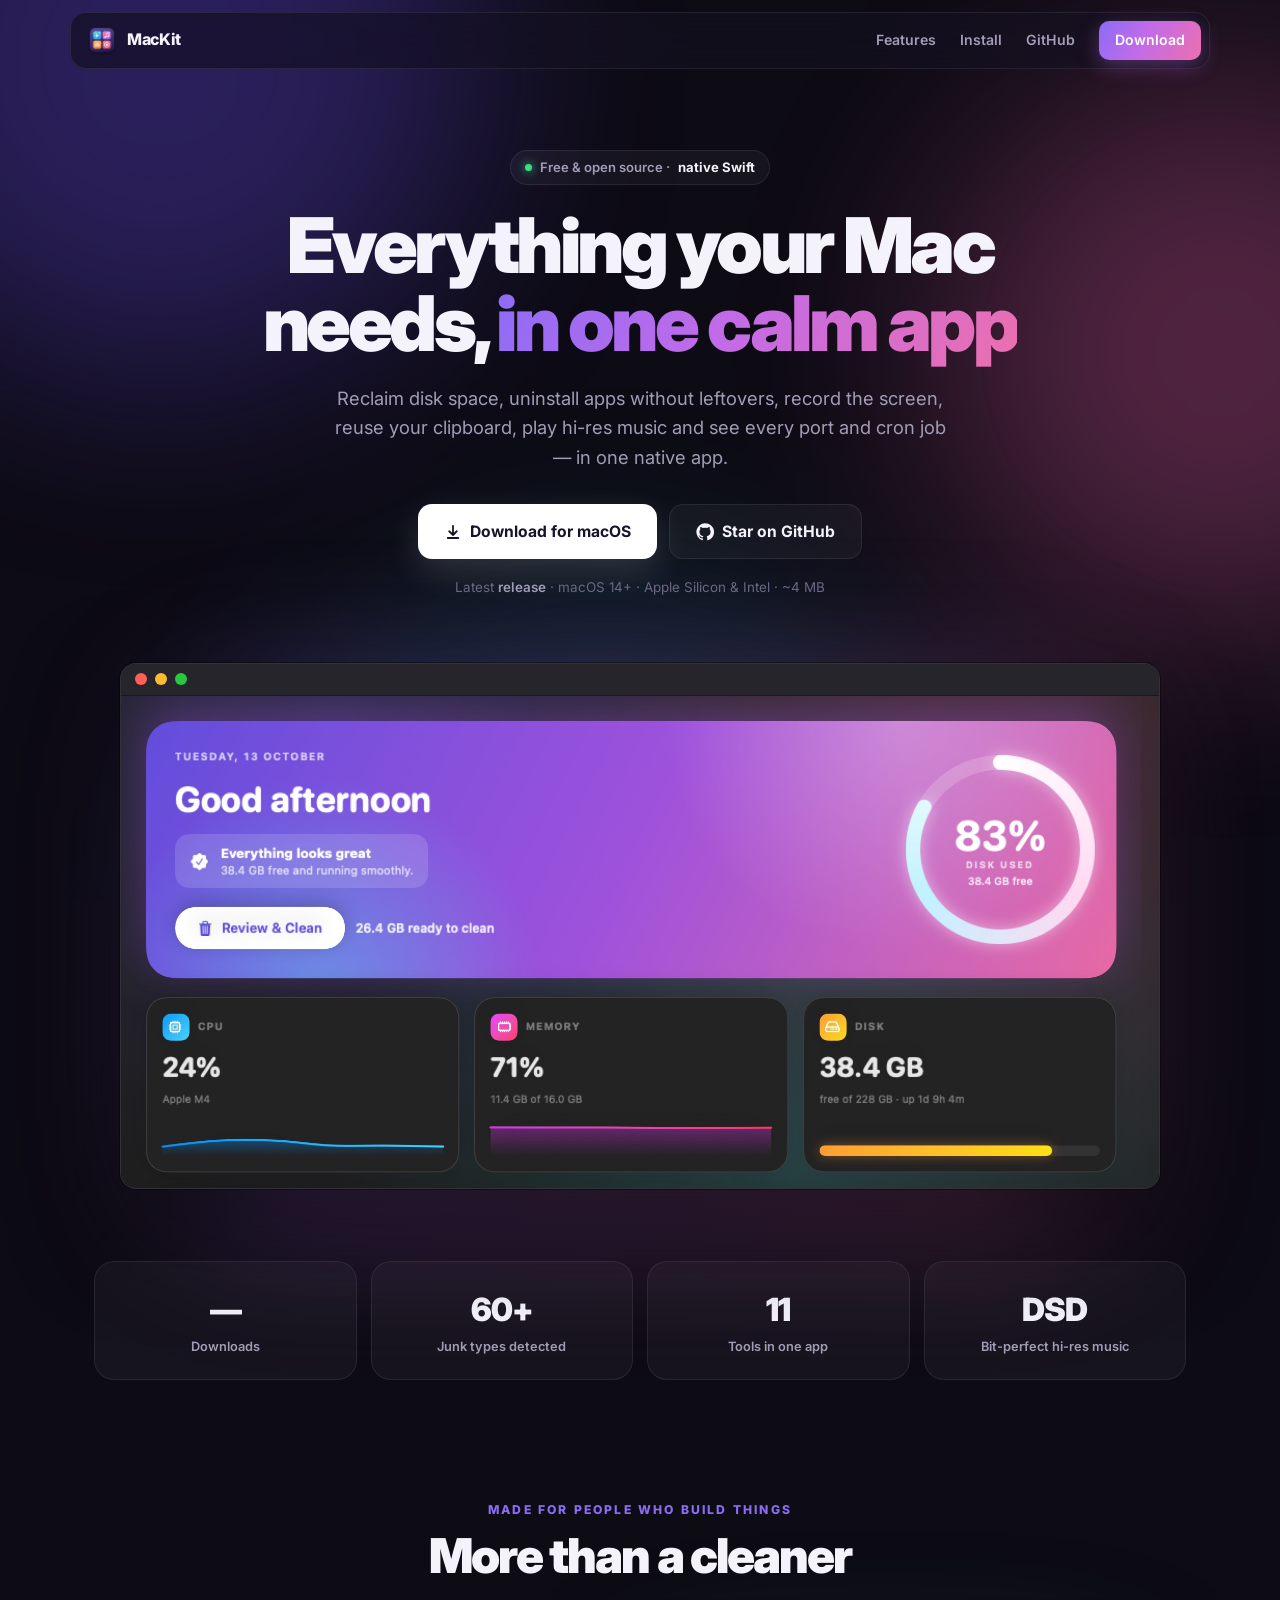
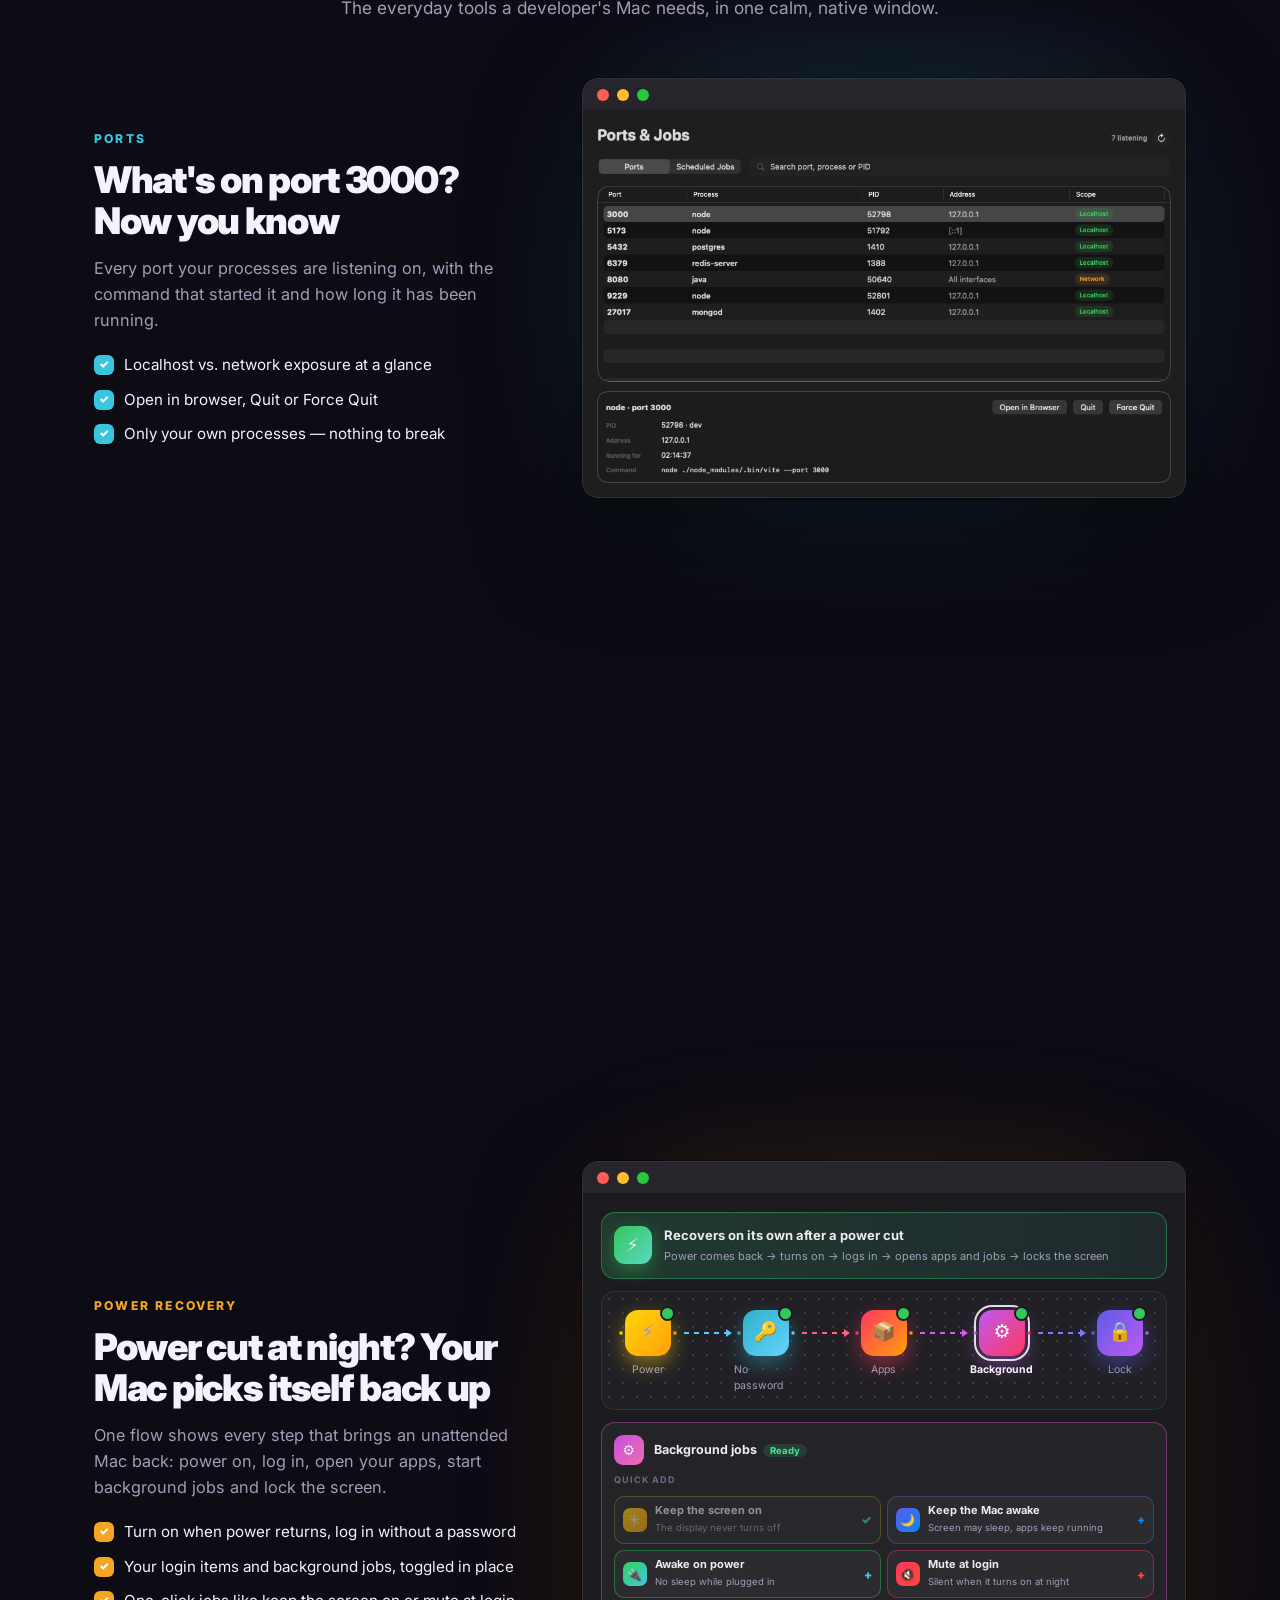
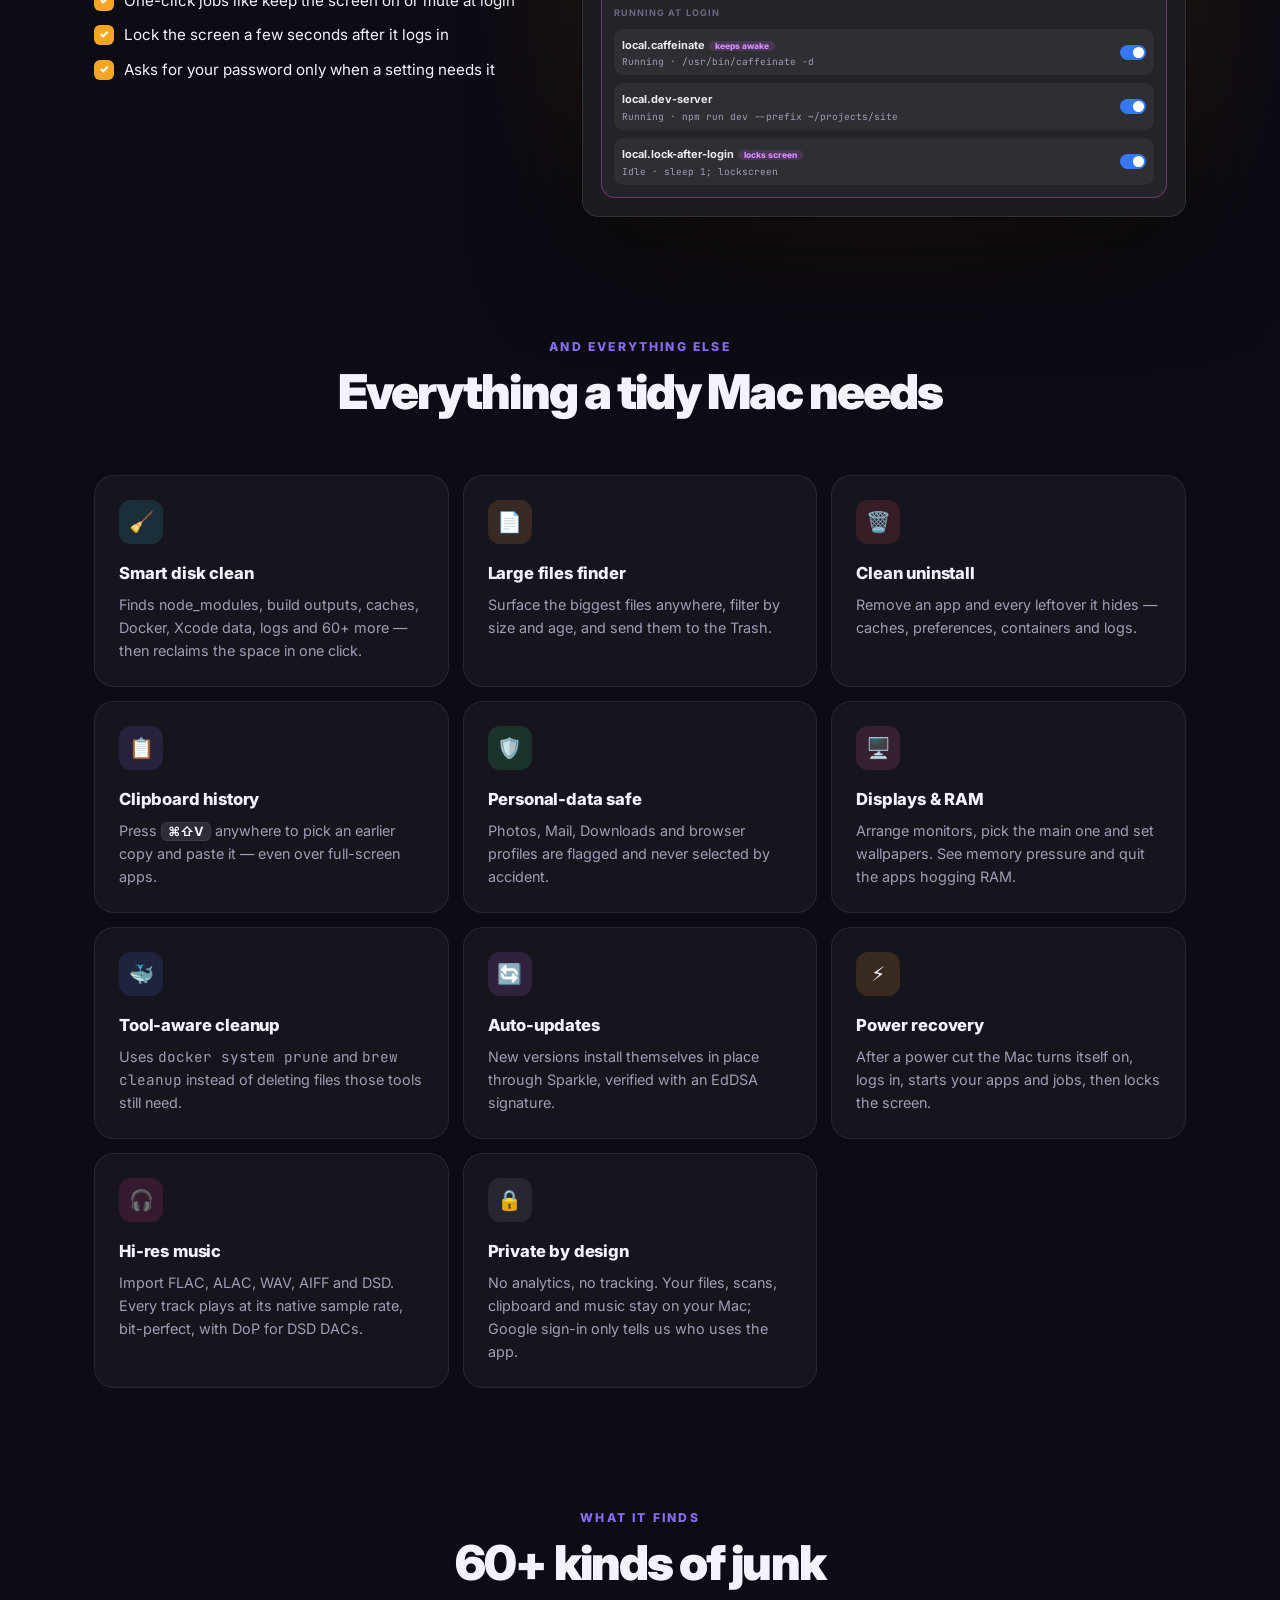
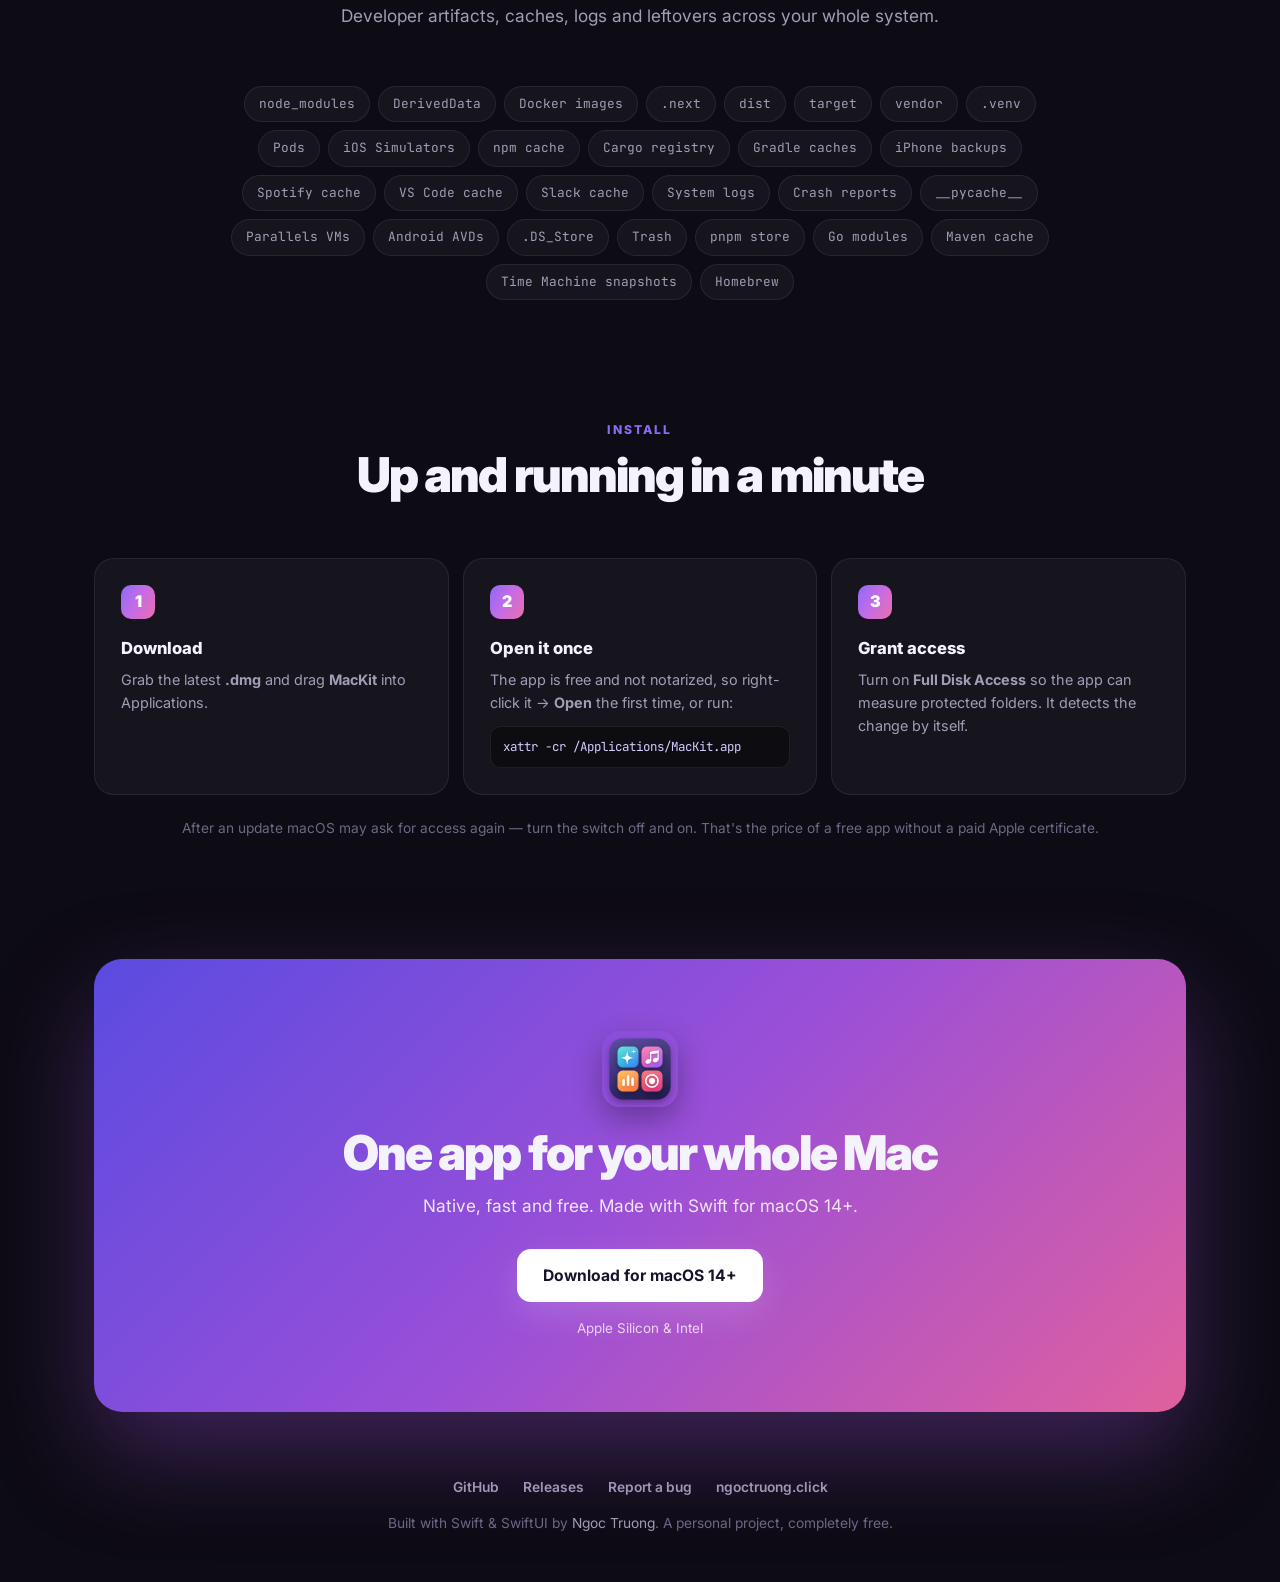
<file: docs/index.html>
<!DOCTYPE html>
<html lang="en">
<head>
    <meta charset="UTF-8">
    <meta name="viewport" content="width=device-width, initial-scale=1.0">
    <title>MacKit — Everything your Mac needs, in one calm app</title>
    <meta name="description" content="A free, native Mac app: clean junk and build caches, find large files, uninstall apps cleanly, record the screen, keep a clipboard history, play hi-res music and manage ports and cron jobs.">
    <meta property="og:title" content="MacKit">
    <meta property="og:description" content="Free, native Mac toolkit — disk cleaner, large files, clean uninstall, screen recorder, clipboard history, hi-res music player, ports &amp; jobs. 100% Swift.">
    <meta property="og:url" content="https://truong62.github.io/clean-macos/">
    <meta property="og:type" content="website">
    <meta property="og:image" content="https://truong62.github.io/clean-macos/images/og.jpg">
    <meta property="og:image:width" content="1200">
    <meta property="og:image:height" content="630">
    <meta property="og:image:alt" content="MacKit home screen">
    <meta name="twitter:card" content="summary_large_image">
    <meta name="twitter:title" content="MacKit — Everything your Mac needs, in one calm app">
    <meta name="twitter:description" content="Free, native Mac toolkit — cleaner, screen recorder, clipboard history, hi-res music, ports &amp; jobs.">
    <meta name="twitter:image" content="https://truong62.github.io/clean-macos/images/og.jpg">
    <meta name="theme-color" content="#0d0b14">
    <link rel="icon" type="image/png" href="images/icon.png">
    <link rel="preconnect" href="https://fonts.googleapis.com">
    <link href="https://fonts.googleapis.com/css2?family=Inter:wght@400;500;600;700;800;900&family=JetBrains+Mono:wght@500&display=swap" rel="stylesheet">
    <style>
        :root {
            --bg: #0d0b14;
            --bg-2: #14111f;
            --ink: #f4f2fb;
            --muted: #a29db6;
            --faint: #6d6884;
            --line: rgba(255,255,255,.08);
            --card: rgba(255,255,255,.04);
            --card-hover: rgba(255,255,255,.07);
            --violet: #8b6cf6;
            --pink: #ec6fae;
            --cyan: #38c6dd;
            --orange: #f59e4a;
            --grad: linear-gradient(120deg, #8b6cf6 0%, #c26be8 45%, #ec6fae 100%);
            --radius: 20px;
        }
        * { margin: 0; padding: 0; box-sizing: border-box; }
        html { scroll-behavior: smooth; }
        body {
            font-family: 'Inter', -apple-system, system-ui, sans-serif;
            background: var(--bg);
            color: var(--ink);
            line-height: 1.6;
            -webkit-font-smoothing: antialiased;
            overflow-x: hidden;
        }
        a { color: inherit; text-decoration: none; }
        img { max-width: 100%; height: auto; display: block; }
        code, .mono { font-family: 'JetBrains Mono', 'SF Mono', monospace; }

        .aurora { position: fixed; inset: 0; z-index: -1; pointer-events: none; overflow: hidden; }
        .aurora span { position: absolute; border-radius: 50%; filter: blur(110px); opacity: .32; }
        .aurora .a1 { width: 640px; height: 640px; background: #6a4cf0; top: -260px; left: -160px; animation: drift 18s ease-in-out infinite; }
        .aurora .a2 { width: 560px; height: 560px; background: #e05aa0; top: 8%; right: -220px; animation: drift 22s ease-in-out infinite 4s; }
        .aurora .a3 { width: 700px; height: 700px; background: #1fa6c4; bottom: -380px; left: 20%; opacity: .18; animation: drift 26s ease-in-out infinite 8s; }
        @keyframes drift { 0%, 100% { transform: translate(0, 0); } 50% { transform: translate(40px, -30px); } }
        @keyframes rise { from { opacity: 0; transform: translateY(24px); } to { opacity: 1; transform: none; } }
        .reveal { opacity: 0; transform: translateY(28px); transition: opacity .8s cubic-bezier(.16,1,.3,1), transform .8s cubic-bezier(.16,1,.3,1); }
        .reveal.in { opacity: 1; transform: none; }
        @media (prefers-reduced-motion: reduce) {
            .aurora span { animation: none; }
            .reveal { opacity: 1; transform: none; transition: none; }
        }

        .wrap { max-width: 1140px; margin: 0 auto; padding: 0 24px; }

        nav { position: fixed; top: 0; left: 0; right: 0; z-index: 50; padding: 12px 16px 0; }
        .nav-inner {
            max-width: 1140px; margin: 0 auto; padding: 8px 8px 8px 16px;
            display: flex; align-items: center; justify-content: space-between;
            background: rgba(20,17,31,.72); border: 1px solid var(--line); border-radius: 16px;
            backdrop-filter: blur(20px) saturate(160%); -webkit-backdrop-filter: blur(20px) saturate(160%);
        }
        .brand { display: flex; align-items: center; gap: 10px; font-weight: 800; letter-spacing: -.02em; }
        .brand img { width: 30px; height: 30px; border-radius: 8px; }
        .nav-links { display: flex; align-items: center; gap: 24px; }
        .nav-links a { color: var(--muted); font-size: .88rem; font-weight: 600; transition: color .2s; }
        .nav-links a:hover { color: var(--ink); }
        .nav-links .nav-cta { color: #fff; background: var(--grad); padding: 8px 16px; border-radius: 10px; box-shadow: 0 6px 20px rgba(194,107,232,.35); }

        .hero { padding: 150px 0 0; text-align: center; animation: rise 1s cubic-bezier(.16,1,.3,1); }
        .badge {
            display: inline-flex; align-items: center; gap: 8px; padding: 6px 14px; border-radius: 100px;
            background: var(--card); border: 1px solid var(--line); font-size: .82rem; font-weight: 600; color: var(--muted);
        }
        .badge .dot { width: 7px; height: 7px; border-radius: 50%; background: #3ddc84; box-shadow: 0 0 10px #3ddc84; }
        .badge b { color: var(--ink); }
        .hero h1 { font-size: clamp(2.6rem, 6.4vw, 4.8rem); font-weight: 900; letter-spacing: -.045em; line-height: 1.02; margin: 22px auto 20px; max-width: 900px; }
        .grad-text { background: var(--grad); -webkit-background-clip: text; background-clip: text; -webkit-text-fill-color: transparent; }
        .hero .sub { font-size: 1.15rem; color: var(--muted); max-width: 620px; margin: 0 auto 32px; }
        .btns { display: flex; gap: 12px; justify-content: center; flex-wrap: wrap; }
        .btn {
            display: inline-flex; align-items: center; gap: 8px; padding: 14px 26px; border-radius: 14px;
            font-weight: 700; font-size: .98rem; transition: transform .25s cubic-bezier(.16,1,.3,1), box-shadow .25s, background .25s;
        }
        .btn:hover { transform: translateY(-2px); }
        .btn-primary { background: #fff; color: #17132a; box-shadow: 0 12px 34px rgba(255,255,255,.14); }
        .btn-ghost { background: var(--card); border: 1px solid var(--line); color: var(--ink); }
        .btn-ghost:hover { background: var(--card-hover); }
        .btn svg { width: 18px; height: 18px; }
        .meta { margin-top: 18px; font-size: .84rem; color: var(--faint); }
        .meta b { color: var(--muted); font-weight: 600; }

        .window {
            border-radius: 16px; overflow: hidden; background: #1c1b20;
            border: 1px solid rgba(255,255,255,.1);
            box-shadow: 0 40px 100px rgba(0,0,0,.55), 0 0 0 1px rgba(0,0,0,.4);
        }
        .window .bar { height: 32px; display: flex; align-items: center; gap: 8px; padding-left: 14px; background: #26252b; border-bottom: 1px solid rgba(0,0,0,.35); }
        .window .bar i { width: 12px; height: 12px; border-radius: 50%; }
        .window .bar i:nth-child(1) { background: #ff5f57; }
        .window .bar i:nth-child(2) { background: #febc2e; }
        .window .bar i:nth-child(3) { background: #28c840; }
        .window img { width: 100%; }

        .hero-shot { position: relative; margin: 64px auto 0; max-width: 1040px; }
        .hero-shot::before {
            content: ""; position: absolute; inset: 8% 6% -4%; z-index: -1;
            background: var(--grad); filter: blur(80px); opacity: .45; border-radius: 40px;
        }

        .stats { display: grid; grid-template-columns: repeat(4, 1fr); gap: 14px; margin-top: 72px; }
        .stat { padding: 22px 16px; text-align: center; background: var(--card); border: 1px solid var(--line); border-radius: var(--radius); }
        .stat .v { font-size: 2rem; font-weight: 900; letter-spacing: -.03em; }
        .stat .l { font-size: .8rem; color: var(--muted); font-weight: 600; margin-top: 2px; }

        section { padding-top: 120px; }
        .head { text-align: center; max-width: 680px; margin: 0 auto 56px; }
        .eyebrow { font-size: .76rem; font-weight: 800; letter-spacing: .18em; text-transform: uppercase; color: var(--violet); }
        .head h2 { font-size: clamp(2rem, 4.4vw, 3rem); font-weight: 900; letter-spacing: -.04em; line-height: 1.1; margin-top: 10px; }
        .head p { color: var(--muted); font-size: 1.08rem; margin-top: 12px; }

        .showcase { display: grid; grid-template-columns: 5fr 7fr; gap: 56px; align-items: center; }
        .showcase + .showcase { margin-top: 110px; }
        .showcase[id] { scroll-margin-top: 96px; }
        .showcase.flip { grid-template-columns: 7fr 5fr; }
        .showcase.flip .copy { order: 2; }
        .copy .eyebrow { color: var(--accent); }
        .copy h3 { font-size: clamp(1.7rem, 3vw, 2.3rem); font-weight: 900; letter-spacing: -.035em; line-height: 1.12; margin: 10px 0 14px; }
        .copy p { color: var(--muted); font-size: 1.02rem; }
        .copy ul { list-style: none; margin-top: 20px; display: grid; gap: 10px; }
        .copy li { display: flex; gap: 10px; color: var(--ink); font-size: .95rem; }
        .copy li::before {
            content: "✓"; flex: none; width: 20px; height: 20px; border-radius: 6px; margin-top: 2px;
            display: grid; place-items: center; font-size: .7rem; font-weight: 900; color: #fff; background: var(--accent);
        }
        .shot { position: relative; }
        .shot::before { content: ""; position: absolute; inset: 10%; z-index: -1; background: var(--accent); filter: blur(90px); opacity: .35; }

        .grid { display: grid; grid-template-columns: repeat(3, 1fr); gap: 14px; }
        .feature {
            padding: 24px; background: var(--card); border: 1px solid var(--line); border-radius: var(--radius);
            transition: transform .35s cubic-bezier(.16,1,.3,1), background .35s, border-color .35s;
        }
        .feature:hover { transform: translateY(-4px); background: var(--card-hover); border-color: rgba(255,255,255,.14); }
        .feature .tile { width: 44px; height: 44px; border-radius: 12px; display: grid; place-items: center; font-size: 1.25rem; margin-bottom: 16px; }
        .feature h4 { font-size: 1.04rem; font-weight: 800; letter-spacing: -.01em; margin-bottom: 6px; }
        .feature p { color: var(--muted); font-size: .9rem; }
        kbd { font-family: inherit; font-size: .8rem; font-weight: 700; padding: 1px 6px; border-radius: 6px; background: rgba(255,255,255,.1); border: 1px solid var(--line); color: var(--ink); }

        .tags { display: flex; flex-wrap: wrap; gap: 8px; justify-content: center; max-width: 860px; margin: 0 auto; }
        .tag { padding: 7px 14px; border-radius: 100px; background: var(--card); border: 1px solid var(--line); font-size: .8rem; color: var(--muted); transition: color .2s, border-color .2s; }
        .tag:hover { color: var(--ink); border-color: rgba(139,108,246,.5); }

        .steps { display: grid; grid-template-columns: repeat(3, 1fr); gap: 14px; counter-reset: step; }
        .step { padding: 26px; background: var(--card); border: 1px solid var(--line); border-radius: var(--radius); }
        .step::before {
            counter-increment: step; content: counter(step);
            display: grid; place-items: center; width: 34px; height: 34px; border-radius: 10px;
            background: var(--grad); color: #fff; font-weight: 900; margin-bottom: 16px;
        }
        .step h4 { font-size: 1.04rem; font-weight: 800; margin-bottom: 6px; }
        .step p { color: var(--muted); font-size: .9rem; }
        .step code { display: block; margin-top: 12px; padding: 10px 12px; border-radius: 10px; background: rgba(0,0,0,.4); border: 1px solid var(--line); font-size: .78rem; color: #d8ccff; overflow-x: auto; white-space: nowrap; }
        .note { text-align: center; color: var(--faint); font-size: .86rem; margin-top: 22px; }

        .cta {
            margin-top: 120px; padding: 72px 24px; text-align: center; border-radius: 28px; position: relative; overflow: hidden;
            background: linear-gradient(135deg, #5b4be0 0%, #9a4fd8 50%, #e0609e 100%);
            box-shadow: 0 40px 100px rgba(154,79,216,.35);
        }
        .cta img { width: 76px; height: 76px; margin: 0 auto 20px; border-radius: 18px; box-shadow: 0 12px 30px rgba(0,0,0,.3); }
        .cta h2 { font-size: clamp(2rem, 4.4vw, 3rem); font-weight: 900; letter-spacing: -.04em; line-height: 1.1; }
        .cta p { color: rgba(255,255,255,.85); font-size: 1.08rem; margin: 12px 0 30px; }
        .cta .small { margin-top: 16px; font-size: .84rem; color: rgba(255,255,255,.75); }

        footer { padding: 64px 0 48px; text-align: center; color: var(--faint); font-size: .86rem; }
        .footer-links { display: flex; gap: 24px; justify-content: center; flex-wrap: wrap; margin-bottom: 14px; }
        .footer-links a { color: var(--muted); font-weight: 600; }
        .footer-links a:hover { color: var(--ink); }
        footer a.author { color: var(--muted); }

        @media (max-width: 900px) {
            .showcase, .showcase.flip { grid-template-columns: 1fr; gap: 32px; }
            .showcase.flip .copy { order: 0; }
            .grid, .steps { grid-template-columns: 1fr 1fr; }
            .stats { grid-template-columns: repeat(2, 1fr); }
        }
        @media (max-width: 620px) {
            .wrap { padding: 0 16px; }
            .nav-links a:not(.nav-cta) { display: none; }
            .hero { padding-top: 120px; }
            .grid, .steps { grid-template-columns: 1fr; }
            section { padding-top: 88px; }
            .window .bar { height: 24px; }
            .window .bar i { width: 9px; height: 9px; }
        }

        .mock { padding: 18px; display: grid; gap: 12px; font-size: 12px; color: #ecebf2; text-align: left; }
        .mock-sum { display: flex; gap: 12px; align-items: center; padding: 12px; border-radius: 14px;
            background: linear-gradient(90deg, rgba(61,220,132,.16), rgba(80,220,200,.08)); border: 1px solid rgba(61,220,132,.35); }
        .mock-sum .ic { width: 38px; height: 38px; border-radius: 11px; display: grid; place-items: center; font-size: 18px;
            background: linear-gradient(135deg, #34c759, #5ad8c4); box-shadow: 0 6px 18px rgba(52,199,89,.4); }
        .mock-sum b { display: block; font-size: 13px; }
        .mock-sum span { color: #a29db6; font-size: 11px; }
        .mock-canvas { position: relative; display: flex; align-items: flex-start; justify-content: space-between; gap: 4px;
            padding: 18px 14px 14px; border-radius: 14px; border: 1px solid rgba(255,255,255,.08);
            background: radial-gradient(rgba(255,255,255,.13) 1px, transparent 1.2px) 0 0 / 14px 14px, rgba(255,255,255,.025); }
        .node { flex: none; width: 64px; display: grid; justify-items: center; gap: 6px; font-size: 10.5px; color: #a29db6; }
        .node .t { position: relative; width: 46px; height: 46px; border-radius: 13px; display: grid; place-items: center; font-size: 19px;
            background: linear-gradient(135deg, var(--a), var(--b)); box-shadow: 0 8px 20px color-mix(in srgb, var(--a) 45%, transparent); }
        .node .t::after { content: ""; position: absolute; top: -4px; right: -4px; width: 11px; height: 11px; border-radius: 50%;
            background: #34c759; border: 2px solid #1c1b20; }
        .node .t::before { content: ""; position: absolute; inset: 0; border-radius: inherit;
            box-shadow: -27px 0 0 -23px #1c1b20, -27px 0 0 -21.5px var(--a), 27px 0 0 -23px #1c1b20, 27px 0 0 -21.5px var(--b); }
        .node.sel .t { outline: 2px solid rgba(255,255,255,.85); outline-offset: 3px; }
        .node.sel { color: #fff; font-weight: 700; }
        .wire { flex: 1; height: 2px; margin-top: 22px; position: relative;
            background: repeating-linear-gradient(90deg, var(--a) 0 5px, transparent 5px 10px); background-size: 10px 2px;
            animation: flow .8s linear infinite; }
        .wire::after { content: ""; position: absolute; right: -2px; top: -3px; border: 4px solid transparent; border-left: 6px solid var(--a); border-right: 0; }
        @keyframes flow { to { background-position: 10px 0; } }
        .mock-card { padding: 12px; border-radius: 14px; background: rgba(255,255,255,.04); border: 1px solid rgba(224,90,200,.4); display: grid; gap: 8px; }
        .mock-card .hd { display: flex; align-items: center; gap: 10px; }
        .mock-card .hd .ic { width: 30px; height: 30px; border-radius: 9px; display: grid; place-items: center; font-size: 14px; background: linear-gradient(135deg, #c84fe0, #ec6fae); }
        .mock-card .hd b { font-size: 12.5px; }
        .pill { font-size: 9.5px; font-weight: 800; padding: 1px 7px; border-radius: 100px; color: #3ddc84; background: rgba(61,220,132,.14); margin-left: 6px; }
        .mock-card .lbl { font-size: 9px; font-weight: 700; letter-spacing: .12em; color: #6d6884; }
        .presets { display: grid; grid-template-columns: 1fr 1fr; gap: 6px; }
        .preset { display: flex; align-items: center; gap: 8px; padding: 7px 8px; border-radius: 10px; background: rgba(255,255,255,.04);
            border: 1px solid color-mix(in srgb, var(--a) 40%, transparent); }
        .preset i { flex: none; width: 24px; height: 24px; border-radius: 7px; display: grid; place-items: center; font-style: normal; font-size: 12px;
            background: linear-gradient(135deg, var(--a), var(--b)); }
        .preset b { font-size: 11px; display: block; line-height: 1.2; }
        .preset span { font-size: 9.5px; color: #a29db6; }
        .preset em { margin-left: auto; font-style: normal; font-weight: 900; color: var(--b); }
        .preset.on { opacity: .55; } .preset.on em { color: #3ddc84; }
        .job { display: flex; align-items: center; gap: 8px; padding: 6px 8px; border-radius: 9px; background: rgba(255,255,255,.05); }
        .job b { font-size: 11px; }
        .job code { font-size: 9.5px; color: #a29db6; display: block; }
        .job .sw { margin-left: auto; flex: none; width: 26px; height: 15px; border-radius: 10px; background: #3478f6; position: relative; }
        .job .sw::after { content: ""; position: absolute; right: 2px; top: 2px; width: 11px; height: 11px; border-radius: 50%; background: #fff; }
        .chip { font-size: 8.5px; font-weight: 800; padding: 0 6px; border-radius: 100px; color: #d78cff; background: rgba(200,100,255,.16); margin-left: 4px; }
        @media (max-width: 620px) {
            .mock { padding: 12px; }
            .node { width: 48px; font-size: 9px; }
            .node .t { width: 36px; height: 36px; font-size: 15px; border-radius: 10px; }
            .node .t::before { display: none; }
            .wire { margin-top: 17px; }
            .presets { grid-template-columns: 1fr; }
        }
        @media (prefers-reduced-motion: reduce) { .wire { animation: none; } }
    </style>
</head>
<body>
<div class="aurora"><span class="a1"></span><span class="a2"></span><span class="a3"></span></div>

<nav>
    <div class="nav-inner">
        <a href="#" class="brand"><img src="images/icon.png" alt="">MacKit</a>
        <div class="nav-links">
            <a href="#features">Features</a>
            <a href="#install">Install</a>
            <a href="https://github.com/Truong62/clean-macos">GitHub</a>
            <a href="https://github.com/Truong62/clean-macos/releases/latest" class="nav-cta">Download</a>
        </div>
    </div>
</nav>

<div class="wrap">
    <header class="hero">
        <div class="badge"><span class="dot"></span>Free &amp; open source · <b id="dl-badge">native Swift</b></div>
        <h1>Everything your Mac needs, <span class="grad-text">in one calm app</span></h1>
        <p class="sub">Reclaim disk space, uninstall apps without leftovers, record the screen, reuse your clipboard, play hi-res music and see every port and cron job — in one native app.</p>
        <div class="btns">
            <a href="https://github.com/Truong62/clean-macos/releases/latest" class="btn btn-primary">
                <svg viewBox="0 0 24 24" fill="none" stroke="currentColor" stroke-width="2.4" stroke-linecap="round" stroke-linejoin="round"><path d="M12 4v12m0 0-5-5m5 5 5-5M5 20h14"/></svg>
                Download for macOS
            </a>
            <a href="https://github.com/Truong62/clean-macos" class="btn btn-ghost">
                <svg viewBox="0 0 24 24" fill="currentColor"><path d="M12 .5a11.5 11.5 0 0 0-3.64 22.41c.58.1.79-.25.79-.56v-2c-3.2.7-3.88-1.37-3.88-1.37-.52-1.33-1.28-1.69-1.28-1.69-1.04-.71.08-.7.08-.7 1.15.08 1.76 1.19 1.76 1.19 1.03 1.76 2.69 1.25 3.35.96.1-.75.4-1.25.73-1.54-2.55-.29-5.24-1.28-5.24-5.68 0-1.26.45-2.28 1.19-3.09-.12-.29-.52-1.46.11-3.05 0 0 .97-.31 3.17 1.18a11 11 0 0 1 5.77 0c2.2-1.49 3.17-1.18 3.17-1.18.63 1.59.23 2.76.11 3.05.74.81 1.19 1.83 1.19 3.09 0 4.41-2.69 5.38-5.26 5.67.41.36.78 1.06.78 2.14v3.17c0 .31.21.67.8.56A11.5 11.5 0 0 0 12 .5Z"/></svg>
                Star on GitHub
            </a>
        </div>
        <div class="meta">Latest <b id="latest-ver">release</b> · macOS 14+ · Apple Silicon &amp; Intel · ~4&nbsp;MB</div>

        <div class="hero-shot reveal">
            <div class="window">
                <div class="bar"><i></i><i></i><i></i></div>
                <img src="images/home.jpg" width="2000" height="948" alt="MacKit home screen with disk gauge, CPU, memory and disk vitals">
            </div>
        </div>

        <div class="stats reveal">
            <div class="stat"><div class="v" id="stat-dl">—</div><div class="l">Downloads</div></div>
            <div class="stat"><div class="v">60+</div><div class="l">Junk types detected</div></div>
            <div class="stat"><div class="v">11</div><div class="l">Tools in one app</div></div>
            <div class="stat"><div class="v">DSD</div><div class="l">Bit-perfect hi-res music</div></div>
        </div>
    </header>

    <section id="features">
        <div class="head reveal">
            <div class="eyebrow">Made for people who build things</div>
            <h2>More than a cleaner</h2>
            <p>The everyday tools a developer's Mac needs, in one calm, native window.</p>
        </div>

        <div class="showcase reveal" style="--accent: var(--cyan)">
            <div class="copy">
                <div class="eyebrow">Ports</div>
                <h3>What's on port 3000? Now you know</h3>
                <p>Every port your processes are listening on, with the command that started it and how long it has been running.</p>
                <ul>
                    <li>Localhost vs. network exposure at a glance</li>
                    <li>Open in browser, Quit or Force Quit</li>
                    <li>Only your own processes — nothing to break</li>
                </ul>
            </div>
            <div class="shot"><div class="window"><div class="bar"><i></i><i></i><i></i></div><img src="images/ports.png" width="2000" height="1280" alt="Listening ports with process details" loading="lazy"></div></div>
        </div>

        <div class="showcase flip reveal" style="--accent: var(--orange)">
            <div class="copy">
                <div class="eyebrow">Scheduled jobs</div>
                <h3>Cron job failing? See the log</h3>
                <p>LaunchAgents and crontab entries in one list, with a human-readable schedule, last exit status and the tail of their log.</p>
                <ul>
                    <li>Run now, turn off or delete a job</li>
                    <li>Failed jobs stand out in red</li>
                    <li>System agents shown read-only</li>
                </ul>
            </div>
            <div class="shot"><div class="window"><div class="bar"><i></i><i></i><i></i></div><img src="images/jobs.png" width="2000" height="1360" alt="Scheduled jobs with log output" loading="lazy"></div></div>
        </div>
        <div class="showcase reveal" id="power-recovery" style="--accent: #f5a524">
            <div class="copy">
                <div class="eyebrow">Power recovery</div>
                <h3>Power cut at night? Your Mac picks itself back up</h3>
                <p>One flow shows every step that brings an unattended Mac back: power on, log in, open your apps, start background jobs and lock the screen.</p>
                <ul>
                    <li>Turn on when power returns, log in without a password</li>
                    <li>Your login items and background jobs, toggled in place</li>
                    <li>One-click jobs like keep the screen on or mute at login</li>
                    <li>Lock the screen a few seconds after it logs in</li>
                    <li>Asks for your password only when a setting needs it</li>
                </ul>
            </div>
            <div class="shot">
                <div class="window" role="img" aria-label="Illustration of the Power recovery flow: power, no password, apps, background and lock steps, all ready">
                    <div class="bar"><i></i><i></i><i></i></div>
                    <div class="mock" aria-hidden="true">
                        <div class="mock-sum"><div class="ic">⚡</div><div><b>Recovers on its own after a power cut</b><span>Power comes back → turns on → logs in → opens apps and jobs → locks the screen</span></div></div>
                        <div class="mock-canvas">
                            <div class="node" style="--a:#ffd60a;--b:#ff9f0a"><div class="t">⚡</div>Power</div>
                            <div class="wire" style="--a:#5ac8fa"></div>
                            <div class="node" style="--a:#30b0c7;--b:#64d2ff"><div class="t">🔑</div>No password</div>
                            <div class="wire" style="--a:#ff6482"></div>
                            <div class="node" style="--a:#ff375f;--b:#ff9f0a"><div class="t">📦</div>Apps</div>
                            <div class="wire" style="--a:#da5bf0"></div>
                            <div class="node sel" style="--a:#bf5af2;--b:#ff375f"><div class="t">⚙️</div>Background</div>
                            <div class="wire" style="--a:#7d7aff"></div>
                            <div class="node" style="--a:#5e5ce6;--b:#bf5af2"><div class="t">🔒</div>Lock</div>
                        </div>
                        <div class="mock-card">
                            <div class="hd"><div class="ic">⚙️</div><div><b>Background jobs</b><span class="pill">Ready</span></div></div>
                            <div class="lbl">QUICK ADD</div>
                            <div class="presets">
                                <div class="preset on" style="--a:#ffd60a;--b:#ff9f0a"><i>☀️</i><div><b>Keep the screen on</b><span>The display never turns off</span></div><em>✓</em></div>
                                <div class="preset" style="--a:#5e5ce6;--b:#0a84ff"><i>🌙</i><div><b>Keep the Mac awake</b><span>Screen may sleep, apps keep running</span></div><em>+</em></div>
                                <div class="preset" style="--a:#30d158;--b:#40c8e0"><i>🔌</i><div><b>Awake on power</b><span>No sleep while plugged in</span></div><em>+</em></div>
                                <div class="preset" style="--a:#ff375f;--b:#ff453a"><i>🔇</i><div><b>Mute at login</b><span>Silent when it turns on at night</span></div><em>+</em></div>
                            </div>
                            <div class="lbl">RUNNING AT LOGIN</div>
                            <div class="job"><div><b>local.caffeinate</b><span class="chip">keeps awake</span><code>Running · /usr/bin/caffeinate -d</code></div><div class="sw"></div></div>
                            <div class="job"><div><b>local.dev-server</b><code>Running · npm run dev --prefix ~/projects/site</code></div><div class="sw"></div></div>
                            <div class="job"><div><b>local.lock-after-login</b><span class="chip">locks screen</span><code>Idle · sleep 1; lockscreen</code></div><div class="sw"></div></div>
                        </div>
                    </div>
                </div>
            </div>
        </div>
    </section>

    <section>
        <div class="head reveal">
            <div class="eyebrow">And everything else</div>
            <h2>Everything a tidy Mac needs</h2>
        </div>
        <div class="grid reveal">
            <div class="feature"><div class="tile" style="background:rgba(56,198,221,.15)">🧹</div><h4>Smart disk clean</h4><p>Finds node_modules, build outputs, caches, Docker, Xcode data, logs and 60+ more — then reclaims the space in one click.</p></div>
            <div class="feature"><div class="tile" style="background:rgba(245,158,74,.15)">📄</div><h4>Large files finder</h4><p>Surface the biggest files anywhere, filter by size and age, and send them to the Trash.</p></div>
            <div class="feature"><div class="tile" style="background:rgba(240,90,90,.15)">🗑️</div><h4>Clean uninstall</h4><p>Remove an app and every leftover it hides — caches, preferences, containers and logs.</p></div>
            <div class="feature"><div class="tile" style="background:rgba(139,108,246,.15)">📋</div><h4>Clipboard history</h4><p>Press <kbd>⌘⇧V</kbd> anywhere to pick an earlier copy and paste it — even over full-screen apps.</p></div>
            <div class="feature"><div class="tile" style="background:rgba(61,220,132,.15)">🛡️</div><h4>Personal-data safe</h4><p>Photos, Mail, Downloads and browser profiles are flagged and never selected by accident.</p></div>
            <div class="feature"><div class="tile" style="background:rgba(236,111,174,.15)">🖥️</div><h4>Displays &amp; RAM</h4><p>Arrange monitors, pick the main one and set wallpapers. See memory pressure and quit the apps hogging RAM.</p></div>
            <div class="feature"><div class="tile" style="background:rgba(79,124,240,.15)">🐳</div><h4>Tool-aware cleanup</h4><p>Uses <code>docker system prune</code> and <code>brew cleanup</code> instead of deleting files those tools still need.</p></div>
            <div class="feature"><div class="tile" style="background:rgba(194,107,232,.15)">🔄</div><h4>Auto-updates</h4><p>New versions install themselves in place through Sparkle, verified with an EdDSA signature.</p></div>
            <div class="feature"><div class="tile" style="background:rgba(245,165,36,.15)">⚡</div><h4>Power recovery</h4><p>After a power cut the Mac turns itself on, logs in, starts your apps and jobs, then locks the screen.</p></div>
            <div class="feature"><div class="tile" style="background:rgba(236,72,153,.15)">🎧</div><h4>Hi-res music</h4><p>Import FLAC, ALAC, WAV, AIFF and DSD. Every track plays at its native sample rate, bit-perfect, with DoP for DSD DACs.</p></div>
            <div class="feature"><div class="tile" style="background:rgba(255,255,255,.08)">🔒</div><h4>Private by design</h4><p>No analytics, no tracking. Your files, scans, clipboard and music stay on your Mac; Google sign-in only tells us who uses the app.</p></div>
        </div>
    </section>

    <section>
        <div class="head reveal">
            <div class="eyebrow">What it finds</div>
            <h2>60+ kinds of junk</h2>
            <p>Developer artifacts, caches, logs and leftovers across your whole system.</p>
        </div>
        <div class="tags reveal mono">
            <span class="tag">node_modules</span><span class="tag">DerivedData</span><span class="tag">Docker images</span>
            <span class="tag">.next</span><span class="tag">dist</span><span class="tag">target</span><span class="tag">vendor</span>
            <span class="tag">.venv</span><span class="tag">Pods</span><span class="tag">iOS Simulators</span><span class="tag">npm cache</span>
            <span class="tag">Cargo registry</span><span class="tag">Gradle caches</span><span class="tag">iPhone backups</span>
            <span class="tag">Spotify cache</span><span class="tag">VS Code cache</span><span class="tag">Slack cache</span>
            <span class="tag">System logs</span><span class="tag">Crash reports</span><span class="tag">__pycache__</span>
            <span class="tag">Parallels VMs</span><span class="tag">Android AVDs</span><span class="tag">.DS_Store</span>
            <span class="tag">Trash</span><span class="tag">pnpm store</span><span class="tag">Go modules</span><span class="tag">Maven cache</span>
            <span class="tag">Time Machine snapshots</span><span class="tag">Homebrew</span>
        </div>
    </section>

    <section id="install">
        <div class="head reveal">
            <div class="eyebrow">Install</div>
            <h2>Up and running in a minute</h2>
        </div>
        <div class="steps reveal">
            <div class="step"><h4>Download</h4><p>Grab the latest <b>.dmg</b> and drag <b>MacKit</b> into Applications.</p></div>
            <div class="step"><h4>Open it once</h4><p>The app is free and not notarized, so right-click it → <b>Open</b> the first time, or run:</p><code>xattr -cr /Applications/MacKit.app</code></div>
            <div class="step"><h4>Grant access</h4><p>Turn on <b>Full Disk Access</b> so the app can measure protected folders. It detects the change by itself.</p></div>
        </div>
        <p class="note">After an update macOS may ask for access again — turn the switch off and on. That's the price of a free app without a paid Apple certificate.</p>
    </section>

    <div class="cta reveal">
        <img src="images/icon.png" alt="">
        <h2>One app for your whole Mac</h2>
        <p>Native, fast and free. Made with Swift for macOS 14+.</p>
        <a href="https://github.com/Truong62/clean-macos/releases/latest" class="btn btn-primary">Download for macOS 14+</a>
        <div class="small" id="cta-dl">Apple Silicon &amp; Intel</div>
    </div>

    <footer>
        <div class="footer-links">
            <a href="https://github.com/Truong62/clean-macos">GitHub</a>
            <a href="https://github.com/Truong62/clean-macos/releases">Releases</a>
            <a href="https://github.com/Truong62/clean-macos/issues">Report a bug</a>
            <a href="https://ngoctruong.click">ngoctruong.click</a>
        </div>
        Built with Swift &amp; SwiftUI by <a class="author" href="https://ngoctruong.click">Ngoc Truong</a>. A personal project, completely free.
    </footer>
</div>

<script>
const observer = new IntersectionObserver((entries) => entries.forEach((e) => {
    if (e.isIntersecting) { e.target.classList.add('in'); observer.unobserve(e.target); }
}), { threshold: 0.08, rootMargin: '0px 0px -40px 0px' });
document.querySelectorAll('.reveal').forEach((el) => observer.observe(el));

const fmt = (n) => n.toLocaleString('en-US');
function countUp(el, target) {
    const t0 = performance.now();
    const step = (t) => {
        const p = Math.min((t - t0) / 900, 1);
        el.textContent = fmt(Math.floor((1 - Math.pow(1 - p, 3)) * target));
        if (p < 1) requestAnimationFrame(step);
    };
    requestAnimationFrame(step);
}
fetch('https://api.github.com/repos/Truong62/clean-macos/releases?per_page=100')
    .then((r) => r.ok ? r.json() : Promise.reject(r.status))
    .then((releases) => {
        const total = releases.reduce((sum, rel) => sum + (rel.assets || []).reduce((a, x) => a + (x.download_count || 0), 0), 0);
        const latest = (releases.find((r) => !r.prerelease && !r.draft) || {}).tag_name;
        countUp(document.getElementById('stat-dl'), total);
        document.getElementById('dl-badge').textContent = fmt(total) + ' downloads';
        document.getElementById('cta-dl').textContent = fmt(total) + ' downloads and counting · Apple Silicon & Intel';
        if (latest) document.getElementById('latest-ver').textContent = latest;
    })
    .catch(() => {});
</script>
</body>
</html>
</file>
